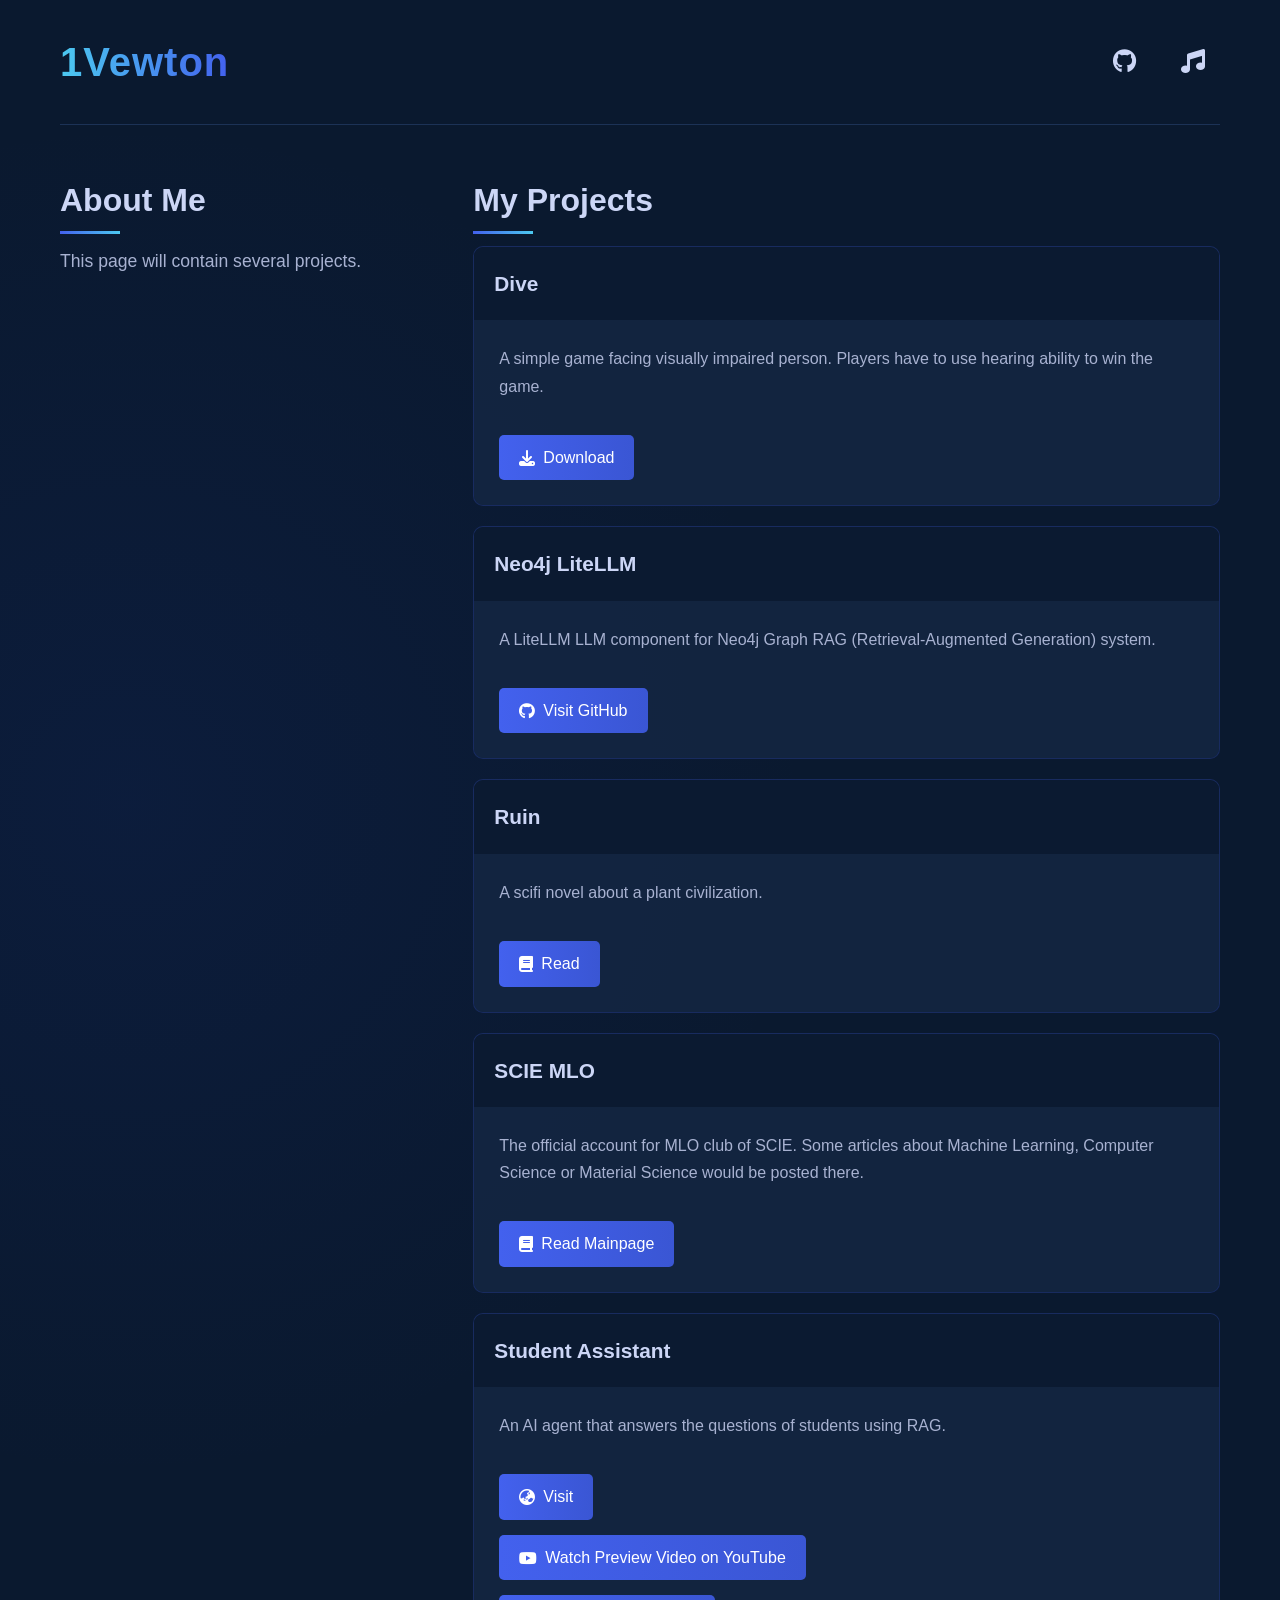
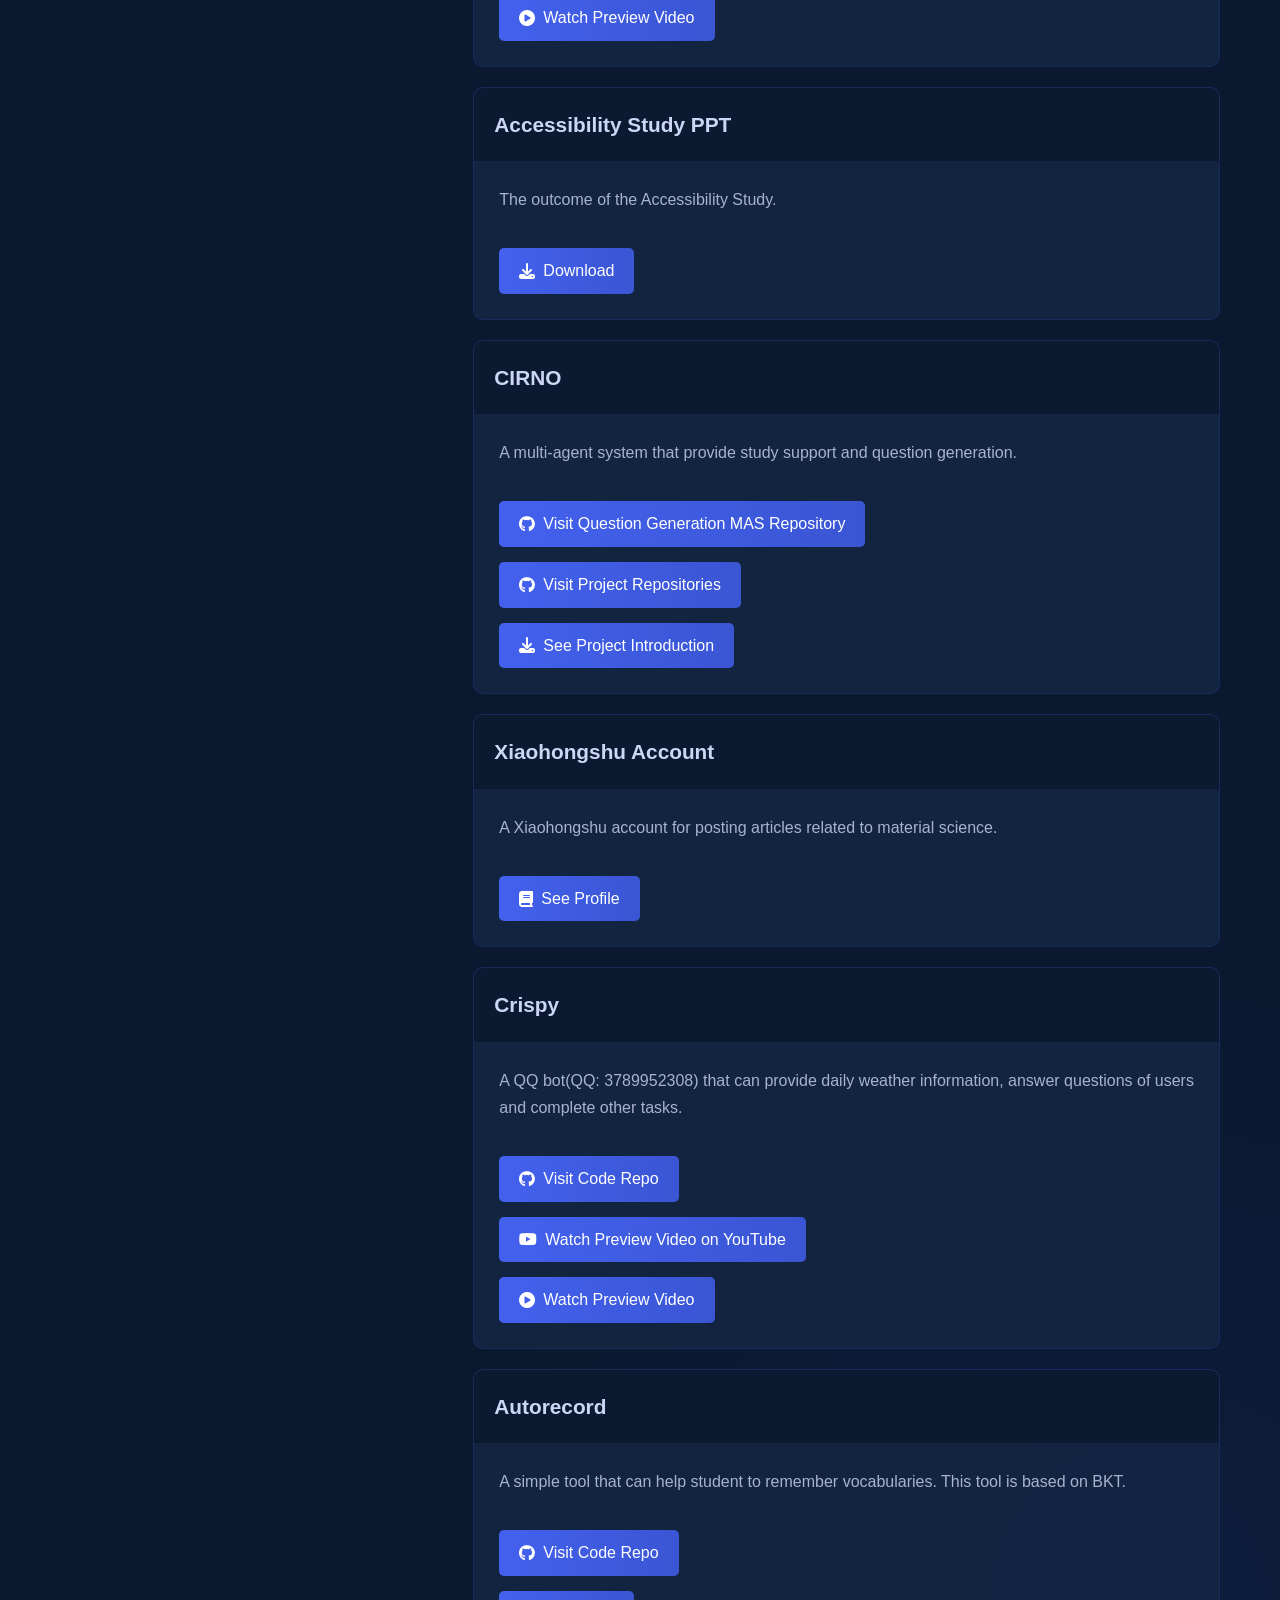
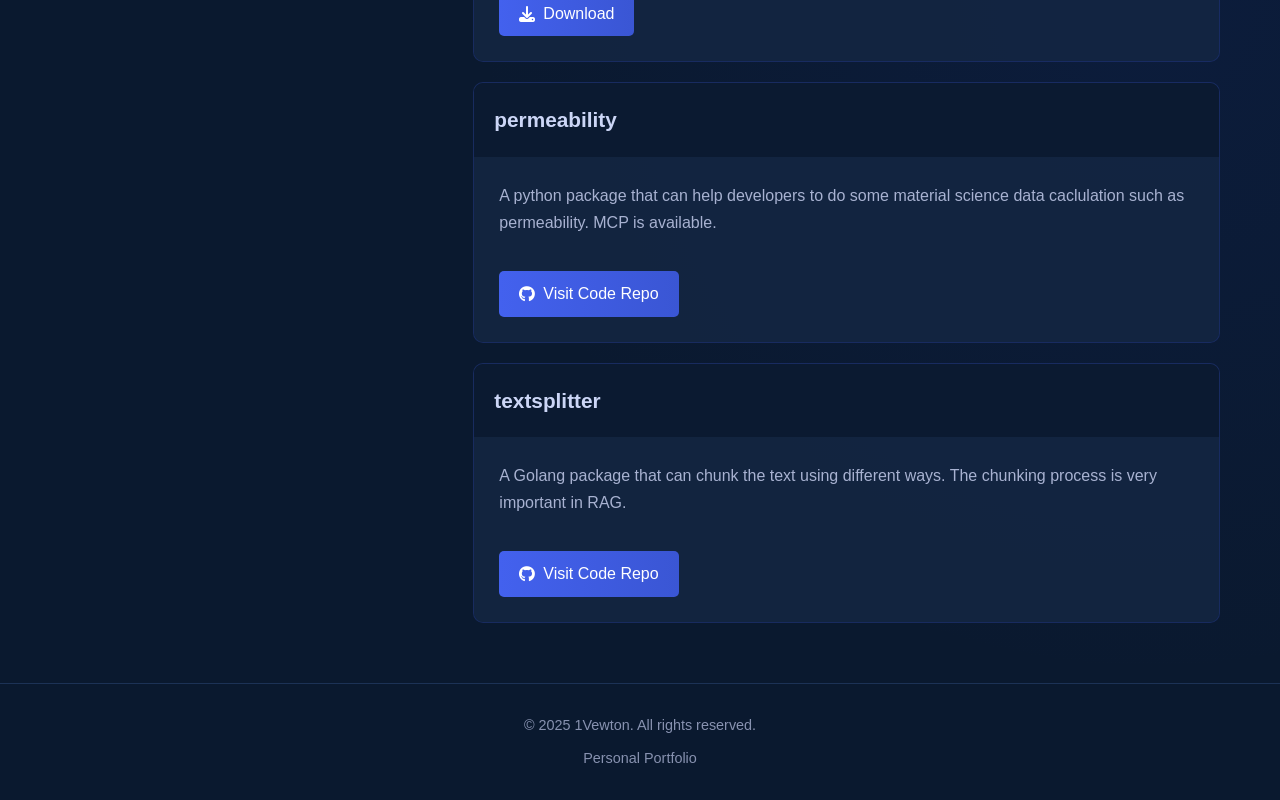
<file: index.html>
<!DOCTYPE html>
<html lang="en">
<head>
    <meta charset="UTF-8">
    <meta name="viewport" content="width=device-width, initial-scale=1.0">
    <title>1Vewton - Personal Portfolio</title>
    <link rel="stylesheet" href="https://cdnjs.cloudflare.com/ajax/libs/font-awesome/6.4.0/css/all.min.css">
    <link rel="icon" href="assets/images/circle-user-solid-full.svg" type="image/svg">
    <link rel="stylesheet" type="text/css" href="main_style.css">
</head>
<body>
    <div class="container">
        <header>
            <div class="name-title">
                <h1 class="name">1Vewton</h1>
            </div>
            <div class="social-links">
                <a href="https://github.com/1Vewton" title="GitHub"><i class="fab fa-github"></i></a>
                <a href="music.html" class="nav-link"><i class="fas fa-music"></i></a>
            </div>
        </header>
        
        <main>
            <section class="about-section">
                <h2>About Me</h2>
                <p class="about-text">
                    This page will contain several projects. 
                </p>
                <audio id="infoAudioCN" src="assets\voices\info_cn.mp3"></audio>
                <audio id="infoAudio" src="assets\voices\info.mp3"></audio>
            </section>
            
            <section class="projects-section">
                <h2>My Projects</h2>
                <div class="project-list">
                    <!-- Project 1 -->
                    <div class="project-item">
                        <div class="project-header">
                            <h3 class="project-title">Dive</h3>
                        </div>
                        <div class="project-details">
                            <div class="project-info">
                                <p class="project-description">
                                    A simple game facing visually impaired person. Players have to use hearing ability to win the game. 
                                </p>
                                <a id="gameDownload" href="https://github.com/1Vewton/1Vewton.github.io/raw/refs/heads/main/downloads/Dive%20v0.2.1.zip" class="project-link">
                                    <i class="fas fa-download"></i> Download
                                </a>
                            </div>
                        </div>
                    </div>
                    <!-- Project 2 -->
                    <div class="project-item">
                        <div class="project-header">
                            <h3 class="project-title">Neo4j LiteLLM</h3>
                        </div>
                        <div class="project-details">
                            <div class="project-info">
                                <p class="project-description">
                                    A LiteLLM LLM component for Neo4j Graph RAG (Retrieval-Augmented Generation) system.
                                </p>
                                <a href="https://github.com/1Vewton/Neo4jGraphRAG-LiteLLMInterface" class="project-link">
                                    <i class="fab fa-github"></i> Visit GitHub
                                </a>
                            </div>
                        </div>
                    </div>
                    <!-- Project 3 -->
                    <div class="project-item">
                        <div class="project-header">
                            <h3 class="project-title">Ruin</h3>
                        </div>
                        <div class="project-details">
                            <div class="project-info">
                                <p class="project-description">
                                    A scifi novel about a plant civilization. 
                                </p>
                                <a href="https://www.qidian.com/chapter/1038280987/770678321/" class="project-link">
                                    <i class="fas fa-book"></i> Read
                                </a>
                            </div>
                        </div>
                    </div>
                    <!-- Project 4 -->
                    <div class="project-item">
                        <div class="project-header">
                            <h3 class="project-title">SCIE MLO</h3>
                        </div>
                        <div class="project-details">
                            <div class="project-info">
                                <p class="project-description">
                                    The official account for MLO club of SCIE. Some articles about Machine Learning, Computer Science or Material Science would be posted there. 
                                </p>
                                <a href="https://mp.weixin.qq.com/s/Gvk5iH-WNEsyhpKDSYfqUg" class="project-link">
                                    <i class="fas fa-book"></i> Read Mainpage
                                </a>
                            </div>
                        </div>
                    </div>
                    <!-- Project 5 -->
                    <div class="project-item">
                        <div class="project-header">
                            <h3 class="project-title">Student Assistant</h3>
                        </div>
                        <div class="project-details">
                            <div class="project-info">
                                <p class="project-description">
                                    An AI agent that answers the questions of students using RAG. 
                                </p>
                                <a href="https://www.student-assistant.top/" class="project-link">
                                    <i class="fas fa-earth-asia"></i> Visit
                                </a>
                                <a href="https://youtu.be/Ja6eLVu-088" class="project-link">
                                    <i class="fab fa-youtube"></i> Watch Preview Video on YouTube
                                </a>
                                <a href="javascript:void(0)" class="project-link video-preview-btn" data-video-src="https://media.githubusercontent.com/media/1Vewton/1Vewton.github.io/main/assets/videos/student-assistant-running-preview.mp4" data-video-title="Student Assistant Preview">
                                    <i class="fas fa-play-circle"></i> Watch Preview Video
                                </a>
                            </div>
                        </div>
                    </div>
                    <!-- Project 6 -->
                    <div class="project-item">
                        <div class="project-header">
                            <h3 class="project-title">Accessibility Study PPT</h3>
                        </div>
                        <div class="project-details">
                            <div class="project-info">
                                <p class="project-description">
                                    The outcome of the Accessibility Study. 
                                </p>
                                <a href="https://github.com/1Vewton/1Vewton.github.io/raw/refs/heads/main/downloads/Accessbility%20Study.pptx" class="project-link">
                                    <i class="fas fa-download"></i> Download
                                </a>
                            </div>
                        </div>
                    </div>
                    <!-- Project 7 -->
                    <div class="project-item">
                        <div class="project-header">
                            <h3 class="project-title">CIRNO</h3>
                        </div>
                        <div class="project-details">
                            <div class="project-info">
                                <p class="project-description">
                                    A multi-agent system that provide study support and question generation.  
                                </p>
                                <a href="https://github.com/StudentAssistantTeam/CIRNO_QuestionsGeneratorAgent" class="project-link">
                                    <i class="fab fa-github"></i> Visit Question Generation MAS Repository
                                </a>
                                <a href="https://github.com/orgs/StudentAssistantTeam/teams/cirno-dev-team/repositories" class="project-link">
                                    <i class="fab fa-github"></i> Visit Project Repositories
                                </a>
                                <a href="https://github.com/1Vewton/1Vewton.github.io/raw/refs/heads/main/downloads/CIRNO%20MAS.pdf" class="project-link">
                                    <i class="fas fa-download"></i> See Project Introduction
                                </a>
                            </div>
                        </div>
                    </div>
                    <!-- Project 8 -->
                    <div class="project-item">
                        <div class="project-header">
                            <h3 class="project-title">Xiaohongshu Account</h3>
                        </div>
                        <div class="project-details">
                            <div class="project-info">
                                <p class="project-description">
                                    A Xiaohongshu account for posting articles related to material science. 
                                </p>
                                <a href="https://www.xiaohongshu.com/user/profile/6572ae46000000001c01bc1a" class="project-link">
                                    <i class="fas fa-book"></i> See Profile
                                </a>
                            </div>
                        </div>
                    </div>
                    <!-- Project 9 -->
                    <div class="project-item">
                        <div class="project-header">
                            <h3 class="project-title">Crispy</h3>
                        </div>
                        <div class="project-details">
                            <div class="project-info">
                                <p class="project-description">
                                    A QQ bot(QQ: 3789952308) that can provide daily weather information, answer questions of users and complete other tasks. 
                                </p>
                                <a href="https://github.com/1Vewton/crispy-bot" class="project-link">
                                    <i class="fab fa-github"></i> Visit Code Repo
                                </a>
                                <a href="https://youtu.be/bmhHuE__VBo" class="project-link">
                                    <i class="fab fa-youtube"></i> Watch Preview Video on YouTube
                                </a>
                                <a href="javascript:void(1)" class="project-link video-preview-btn" data-video-src="https://media.githubusercontent.com/media/1Vewton/1Vewton.github.io/main/assets/videos/QQ%202026-05-18%2019-45-32.mp4" data-video-title="Crispy Preview">
                                    <i class="fas fa-play-circle"></i> Watch Preview Video
                                </a>
                            </div>
                        </div>
                    </div>
                    <!-- Project 10 -->
                    <div class="project-item">
                        <div class="project-header">
                            <h3 class="project-title">Autorecord</h3>
                        </div>
                        <div class="project-details">
                            <div class="project-info">
                                <p class="project-description">
                                    A simple tool that can help student to remember vocabularies. This tool is based on BKT. 
                                </p>
                                <a href="https://github.com/1Vewton/vocabulary_autorecord" class="project-link">
                                    <i class="fab fa-github"></i> Visit Code Repo
                                </a>
                                <a href="https://github.com/1Vewton/vocabulary_autorecord/releases" class="project-link">
                                    <i class="fas fa-download"></i> Download
                                </a>
                            </div>
                        </div>
                    </div>
                    <!-- Project 11 -->
                    <div class="project-item">
                        <div class="project-header">
                            <h3 class="project-title">permeability</h3>
                        </div>
                        <div class="project-details">
                            <div class="project-info">
                                <p class="project-description">
                                    A python package that can help developers to do some material science data caclulation such as permeability. MCP is available.
                                </p>
                                <a href="https://github.com/1Vewton/permeability" class="project-link">
                                    <i class="fab fa-github"></i> Visit Code Repo
                                </a>
                            </div>
                        </div>
                    </div>
                    <!-- Project 12 -->
                    <div class="project-item">
                        <div class="project-header">
                            <h3 class="project-title">textsplitter</h3>
                        </div>
                        <div class="project-details">
                            <div class="project-info">
                                <p class="project-description">
                                    A Golang package that can chunk the text using different ways. The chunking process is very important in RAG. 
                                </p>
                                <a href="https://github.com/1Vewton/textsplitter" class="project-link">
                                    <i class="fab fa-github"></i> Visit Code Repo
                                </a>
                            </div>
                        </div>
                    </div>
                </div>
            </section>
        </main>
    </div>

    <footer>
        <p>&copy; 2025 1Vewton. All rights reserved.</p>
        <p style="margin-top: 10px;">Personal Portfolio</p>
    </footer>
    
    <!-- Video Modal -->
    <div id="videoModal" class="video-modal">
        <div class="video-modal-content">
            <div class="video-modal-header">
                <h3 class="video-modal-title" id="videoModalTitle">Preview</h3>
                <button class="video-modal-close">&times;</button>
            </div>
            <div class="video-container">
                <div class="video-wrapper">
                    <video id="modalVideo" controls preload="metadata">
                        <source id="modalVideoSource" src="" type="video/mp4">
                        Your browser does not support the video tag.
                    </video>
                    
                    <!-- Buffering indicator -->
                    <div id="bufferingIndicator" class="buffering-indicator">
                        <div class="buffering-spinner"></div>
                        <span id="bufferingText">Buffering...</span>
                    </div>
                    
                    <!-- Error overlay -->
                    <div id="videoError" class="video-error">
                        <i class="fas fa-exclamation-triangle"></i>
                        <span id="videoErrorMessage">Network error. Could not load video.</span>
                    </div>
                </div>
                
                <!-- Video status bar -->
                <div class="video-status-bar">
                    <div class="network-info" id="networkInfo">
                        <i class="fas fa-wifi signal-icon"></i>
                        <span id="networkStatusText">Checking network...</span>
                    </div>
                    <div class="buffer-progress-bar-container">
                        <div class="buffer-progress-bar" id="bufferProgressBar"></div>
                    </div>
                    <span class="buffer-progress" id="bufferProgressText">0% buffered</span>
                </div>
                
                <!-- Low bandwidth notice -->
                <div id="lowBandwidthNotice" class="low-bandwidth-notice">
                    <i class="fas fa-exclamation-circle"></i>
                    <span>Poor network detected. Video may load slowly. You can pause and wait for it to buffer.</span>
                </div>
                
                <!-- Retry button -->
                <button id="retryButton" class="retry-button">
                    <i class="fas fa-redo"></i> Retry
                </button>
            </div>
        </div>
    </div>
    
    <script>
        var is_clicked = false;
        function autoplay(){
            // Autoplay
            if(!is_clicked){
                // Check the language of the browser
                const language = navigator.language || navigator.userLanguage;
                if (language.includes('zh')) {
                    document.getElementById('infoAudioCN').play();
                }else{
                    document.getElementById('infoAudio').play();
                }
            }
            is_clicked = true;
        }
        document.addEventListener('click', function(event) {
            autoplay();
        });
        document.addEventListener('keydown', function(event) {
            // Ctrl + D (Cmd + D on Mac)
            if ((event.ctrlKey || event.metaKey) && event.key === 'd') {
                event.preventDefault();
                // Simulate click on download button
                document.getElementById('gameDownload').click();
            }
            autoplay();
        });
        
        // =============================================
        // Enhanced Video Modal with Poor Network Support
        // =============================================
        document.addEventListener('DOMContentLoaded', function() {
            // --- DOM References ---
            const videoModal = document.getElementById('videoModal');
            const videoModalTitle = document.getElementById('videoModalTitle');
            const modalVideo = document.getElementById('modalVideo');
            const modalVideoSource = document.getElementById('modalVideoSource');
            const videoModalClose = document.querySelector('.video-modal-close');
            const videoPreviewBtns = document.querySelectorAll('.video-preview-btn');
            
            // Network & buffering UI elements
            const bufferingIndicator = document.getElementById('bufferingIndicator');
            const bufferingText = document.getElementById('bufferingText');
            const networkInfo = document.getElementById('networkInfo');
            const networkStatusText = document.getElementById('networkStatusText');
            const bufferProgressBar = document.getElementById('bufferProgressBar');
            const bufferProgressText = document.getElementById('bufferProgressText');
            const lowBandwidthNotice = document.getElementById('lowBandwidthNotice');
            const videoError = document.getElementById('videoError');
            const videoErrorMessage = document.getElementById('videoErrorMessage');
            const retryButton = document.getElementById('retryButton');
            
            // --- State ---
            let currentVideoSrc = '';
            let currentVideoTitle = '';
            let retryCount = 0;
            const MAX_RETRIES = 3;
            let isBuffering = false;
            let bufferingTimeout = null;
            let lastNetworkType = 'unknown';
            let lastDownlink = 0;
            
            // =============================================
            // 1. Network Detection (Network Information API)
            // =============================================
            function getNetworkQuality() {
                let quality = 'unknown';
                let downlink = 0;
                let effectiveType = 'unknown';
                
                if (navigator.connection) {
                    downlink = navigator.connection.downlink || 0;
                    effectiveType = navigator.connection.effectiveType || 'unknown';
                    
                    if (downlink === 0 && effectiveType === 'slow-2g') {
                        quality = 'very-slow';
                    } else if (downlink < 0.5 || effectiveType === 'slow-2g' || effectiveType === '2g') {
                        quality = 'slow';
                    } else if (downlink < 1.5 || effectiveType === '3g') {
                        quality = 'medium';
                    } else {
                        quality = 'fast';
                    }
                } else {
                    // Network Information API not available - assume fast
                    quality = 'fast';
                    effectiveType = 'unknown';
                }
                
                return { quality, downlink, effectiveType };
            }
            
            function updateNetworkUI() {
                const net = getNetworkQuality();
                lastNetworkType = net.effectiveType;
                lastDownlink = net.downlink;
                
                // Update network info display
                networkInfo.className = 'network-info';
                let statusText = '';
                let iconClass = 'fas fa-wifi signal-icon';
                
                if (net.quality === 'very-slow') {
                    networkInfo.classList.add('slow');
                    statusText = 'Very Slow (Offline?)';
                    iconClass = 'fas fa-exclamation-triangle signal-icon';
                } else if (net.quality === 'slow') {
                    networkInfo.classList.add('slow');
                    statusText = 'Slow (' + net.downlink.toFixed(1) + ' Mbps)';
                } else if (net.quality === 'medium') {
                    networkInfo.classList.add('medium');
                    statusText = 'Medium (' + net.downlink.toFixed(1) + ' Mbps)';
                } else {
                    networkInfo.classList.add('fast');
                    statusText = 'Fast (' + (net.downlink > 0 ? net.downlink.toFixed(1) : '10+') + ' Mbps)';
                }
                
                networkInfo.querySelector('.signal-icon').className = iconClass;
                networkStatusText.textContent = statusText;
                
                // Show/hide low bandwidth notice
                if (net.quality === 'very-slow' || net.quality === 'slow') {
                    lowBandwidthNotice.classList.add('visible');
                    
                    // Adjust video settings for slow network
                    modalVideo.preload = 'none';        // Don't preload anything
                    modalVideo.pause();                 // Pause to let buffer accumulate
                } else if (net.quality === 'medium') {
                    lowBandwidthNotice.classList.remove('visible');
                    modalVideo.preload = 'metadata';    // Only load metadata
                } else {
                    lowBandwidthNotice.classList.remove('visible');
                    modalVideo.preload = 'metadata';    // Default
                }
            }
            
            // Listen for network changes
            if (navigator.connection) {
                navigator.connection.addEventListener('change', function() {
                    updateNetworkUI();
                });
            }
            
            // =============================================
            // 2. Buffering Detection & UI
            // =============================================
            function showBuffering(message) {
                bufferingIndicator.classList.add('visible');
                bufferingText.textContent = message || 'Buffering...';
                isBuffering = true;
            }
            
            function hideBuffering() {
                bufferingIndicator.classList.remove('visible');
                isBuffering = false;
            }
            
            function showError(message) {
                videoError.classList.add('visible');
                videoErrorMessage.textContent = message || 'Could not load the video due to a network issue.';
            }
            
            function hideError() {
                videoError.classList.remove('visible');
            }
            
            function updateBufferProgress() {
                const video = modalVideo;
                if (video.buffered && video.buffered.length > 0 && video.duration > 0) {
                    const bufferedEnd = video.buffered.end(video.buffered.length - 1);
                    const percent = Math.round((bufferedEnd / video.duration) * 100);
                    bufferProgressBar.style.width = percent + '%';
                    bufferProgressText.textContent = percent + '% buffered';
                }
            }
            
            // =============================================
            // 3. Smart Loading with Retry Logic
            // =============================================
            function loadVideoWithRetry(src) {
                currentVideoSrc = src;
                retryCount = 0;
                hideError();
                hideBuffering();
                retryButton.classList.remove('visible');
                
                // Update network info before loading
                updateNetworkUI();
                
                // Set source and begin loading
                modalVideoSource.src = src;
                modalVideo.load();
                
                // Show immediate buffering indicator if network is slow
                const net = getNetworkQuality();
                if (net.quality === 'very-slow' || net.quality === 'slow' || net.quality === 'medium') {
                    showBuffering('Loading video on ' + net.quality + ' connection...');
                }
            }
            
            function attemptRetry() {
                retryCount++;
                hideError();
                retryButton.classList.remove('visible');
                
                const net = getNetworkQuality();
                showBuffering('Retrying... (' + retryCount + '/' + MAX_RETRIES + ')');
                
                // Force reload
                modalVideo.load();
            }
            
            // =============================================
            // 4. Video Event Handlers
            // =============================================
            
            // Waiting for data (buffering)
            modalVideo.addEventListener('waiting', function() {
                const net = getNetworkQuality();
                if (net.quality === 'very-slow' || net.quality === 'slow') {
                    showBuffering('Buffering on slow connection...');
                    // Auto-pause on very slow networks to let buffer accumulate
                    modalVideo.pause();
                } else if (net.quality === 'medium') {
                    showBuffering('Loading...');
                } else {
                    // On fast networks, only show briefly
                    showBuffering('Loading...');
                    clearTimeout(bufferingTimeout);
                    bufferingTimeout = setTimeout(function() {
                        if (isBuffering) {
                            showBuffering('Still loading...');
                        }
                    }, 3000);
                }
            });
            
            // Can play (enough data)
            modalVideo.addEventListener('canplay', function() {
                hideBuffering();
                hideError();
                
                // Auto-play or resume if paused for buffering
                const net = getNetworkQuality();
                if (net.quality === 'very-slow') {
                    // On very slow networks, buffer more before playing
                    setTimeout(function() {
                        modalVideo.play().catch(function(e) {
                            // Autoplay prevented - user needs to click
                            showBuffering('Click to play');
                        });
                    }, 2000);
                } else if (net.quality !== 'slow' && !modalVideo.paused) {
                    // Normal playback
                    modalVideo.play().catch(function(e) {
                        // Autoplay prevented
                    });
                }
                
                updateBufferProgress();
            });
            
            // Playing
            modalVideo.addEventListener('playing', function() {
                hideBuffering();
                hideError();
            });
            
            // Progress (data has been downloaded)
            modalVideo.addEventListener('progress', function() {
                updateBufferProgress();
                
                // If we've buffered enough on slow network, resume playback
                const net = getNetworkQuality();
                if (modalVideo.paused && !modalVideo.seeking && videoModal.classList.contains('open')) {
                    // Check if enough buffer
                    if (modalVideo.buffered && modalVideo.buffered.length > 0 && modalVideo.duration > 0) {
                        const bufferedEnd = modalVideo.buffered.end(modalVideo.buffered.length - 1);
                        const bufferedPercent = (bufferedEnd / modalVideo.duration) * 100;
                        
                        // Resume if we've buffered at least 10 seconds or 15% of the video
                        if (bufferedEnd > 10 || bufferedPercent > 15) {
                            const netQuality = getNetworkQuality();
                            if (netQuality.quality === 'slow' || netQuality.quality === 'medium') {
                                modalVideo.play().catch(function() {});
                            }
                        }
                    }
                }
            });
            
            // Error handling
            modalVideo.addEventListener('error', function() {
                hideBuffering();
                
                var errorMsg = 'An unknown error occurred.';
                var mediaError = modalVideo.error;
                
                if (mediaError) {
                    switch (mediaError.code) {
                        case MediaError.MEDIA_ERR_ABORTED:
                            errorMsg = 'Video playback was aborted.';
                            break;
                        case MediaError.MEDIA_ERR_NETWORK:
                            errorMsg = 'A network error occurred. The video could not be downloaded.';
                            break;
                        case MediaError.MEDIA_ERR_DECODE:
                            errorMsg = 'Video decoding failed. The file may be corrupted.';
                            break;
                        case MediaError.MEDIA_ERR_SRC_NOT_SUPPORTED:
                            errorMsg = 'The video format is not supported by your browser.';
                            break;
                        default:
                            errorMsg = 'An unknown error occurred (code ' + mediaError.code + ').';
                    }
                }
                
                if (retryCount < MAX_RETRIES) {
                    // Auto-retry with exponential backoff
                    var delay = Math.pow(2, retryCount) * 1000;
                    showBuffering('Network error. Retrying in ' + (delay / 1000) + 's...');
                    
                    setTimeout(function() {
                        attemptRetry();
                    }, delay);
                } else {
                    // Give up and show manual retry button
                    showError(errorMsg + ' Please check your connection and try again.');
                    retryButton.classList.add('visible');
                    bufferProgressBar.style.width = '0%';
                    bufferProgressText.textContent = 'Failed to load';
                }
            });
            
            // Stalled (data flow stopped)
            modalVideo.addEventListener('stalled', function() {
                var net = getNetworkQuality();
                if (net.quality === 'very-slow' || net.quality === 'slow') {
                    showBuffering('Connection stalled. Waiting for data...');
                }
            });
            
            // Suspended (loading suspended)
            modalVideo.addEventListener('suspend', function() {
                if (isBuffering) {
                    hideBuffering();
                }
            });
            
            // =============================================
            // 5. Open Modal Handler
            // =============================================
            videoPreviewBtns.forEach(function(btn) {
                btn.addEventListener('click', function() {
                    var videoSrc = this.getAttribute('data-video-src');
                    var videoTitle = this.getAttribute('data-video-title');
                    
                    currentVideoTitle = videoTitle;
                    
                    // Reset state
                    hideError();
                    hideBuffering();
                    retryButton.classList.remove('visible');
                    bufferProgressBar.style.width = '0%';
                    bufferProgressText.textContent = '0% buffered';
                    
                    // Update title
                    videoModalTitle.textContent = videoTitle;
                    
                    // Open modal
                    videoModal.classList.add('open');
                    
                    // Load video with network-aware strategy
                    loadVideoWithRetry(videoSrc);
                    
                    // Try to play
                    var playPromise = modalVideo.play();
                    if (playPromise !== undefined) {
                        playPromise.catch(function(error) {
                            // Autoplay was prevented or network issue
                            var net = getNetworkQuality();
                            if (net.quality === 'slow' || net.quality === 'very-slow') {
                                showBuffering('Poor network detected. Video will play once enough data loads.');
                            } else {
                                // User interaction needed
                                showBuffering('Click the video to play');
                            }
                        });
                    }
                });
            });
            
            // =============================================
            // 6. Retry Button Handler
            // =============================================
            retryButton.addEventListener('click', function() {
                retryCount = 0;
                loadVideoWithRetry(currentVideoSrc);
                modalVideo.play().catch(function() {});
            });
            
            // =============================================
            // 7. Close Modal Handlers
            // =============================================
            if (videoModalClose) {
                videoModalClose.addEventListener('click', function() {
                    resetAndClose();
                });
            }
            
            videoModal.addEventListener('click', function(event) {
                if (event.target === videoModal) {
                    resetAndClose();
                }
            });
            
            document.addEventListener('keydown', function(event) {
                if (event.key === 'Escape' && videoModal.classList.contains('open')) {
                    resetAndClose();
                }
            });
            
            function resetAndClose() {
                videoModal.classList.remove('open');
                modalVideo.pause();
                modalVideo.removeAttribute('src');
                modalVideo.load();
                hideBuffering();
                hideError();
                retryButton.classList.remove('visible');
                bufferProgressBar.style.width = '0%';
                bufferProgressText.textContent = '0% buffered';
                clearTimeout(bufferingTimeout);
                isBuffering = false;
                retryCount = 0;
            }
            
            // =============================================
            // 8. Periodic buffer progress update while open
            // =============================================
            setInterval(function() {
                if (videoModal.classList.contains('open')) {
                    updateBufferProgress();
                }
            }, 1000);
            
            // =============================================
            // 9. Initial network check
            // =============================================
            updateNetworkUI();
        });
    </script>
</body>
</html>
</file>
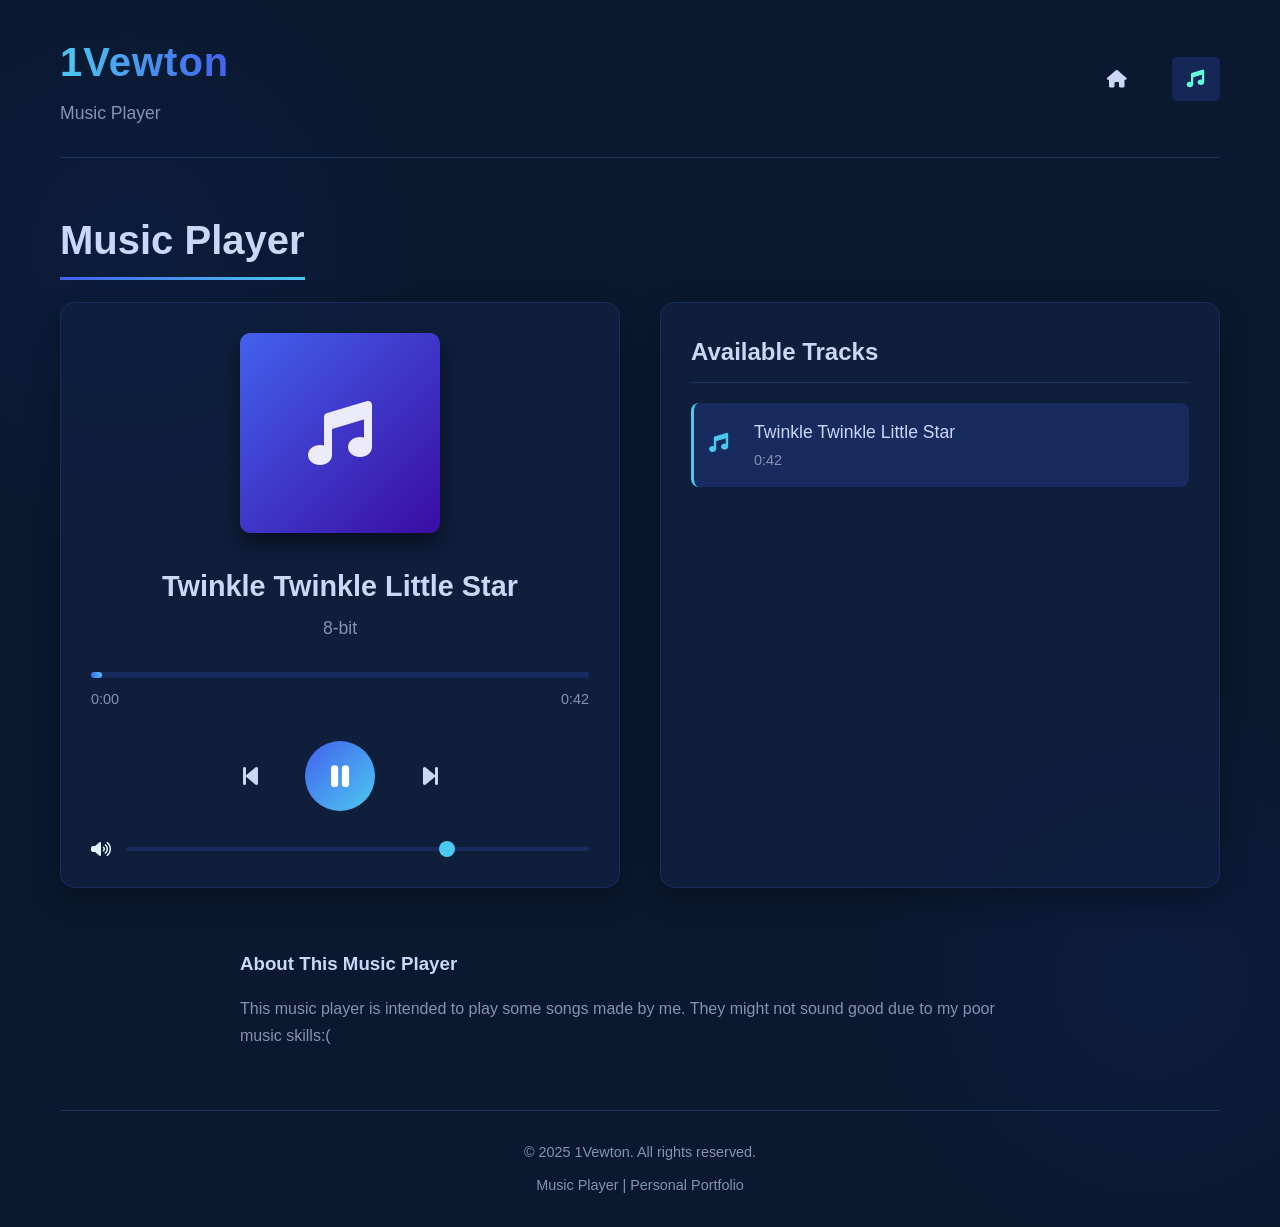
<file: music.html>
<!DOCTYPE html>
<html lang="en">
<head>
    <meta charset="UTF-8">
    <meta name="viewport" content="width=device-width, initial-scale=1.0">
    <title>Music Player | 1Vewton - Personal Portfolio</title>
    <link rel="stylesheet" href="https://cdnjs.cloudflare.com/ajax/libs/font-awesome/6.4.0/css/all.min.css">
    <link rel="icon" href="assets/images/circle-user-solid-full.svg" type="image/svg">
    <link rel="stylesheet" type="text/css" href="music.css">
</head>
<body>
    <div class="container">
        <header>
            <div class="name-title">
                <h1 class="name">1Vewton</h1>
                <p class="tagline">Music Player</p>
            </div>
            <div class="nav-links">
                <a href="index.html"><i class="fas fa-home"></i></a>
                <a href="#" class="active"><i class="fas fa-music"></i></a>
            </div>
        </header>
        
        <main>
            <section class="music-section">
                <h2 class="section-title">Music Player</h2>
                
                <div class="music-player-container">
                    <div class="player-main">
                        <div class="album-cover">
                            <i class="fas fa-music"></i>
                        </div>
                        
                        <div class="now-playing">
                            <h3 class="song-title">Twinkle Twinkle Little Star</h3>
                            <p class="song-artist">Traditional</p>
                        </div>
                        
                        <div class="progress-container">
                            <div class="progress-bar" id="progressBar">
                                <div class="progress" id="progress"></div>
                            </div>
                            <div class="time-info">
                                <span class="current-time" id="currentTime">0:00</span>
                                <span class="total-time" id="totalTime">0:00</span>
                            </div>
                        </div>
                        
                        <div class="player-controls">
                            <button class="control-btn" id="prevBtn">
                                <i class="fas fa-step-backward"></i>
                            </button>
                            <button class="control-btn play-btn" id="playBtn">
                                <i class="fas fa-play" id="playIcon"></i>
                            </button>
                            <button class="control-btn" id="nextBtn">
                                <i class="fas fa-step-forward"></i>
                            </button>
                        </div>
                        
                        <div class="volume-container">
                            <i class="fas fa-volume-up"></i>
                            <input type="range" class="volume-slider" id="volumeSlider" min="0" max="100" value="70">
                        </div>
                    </div>
                    
                    <div class="music-list">
                        <h3 class="music-list-title">Available Tracks</h3>
                        <ul class="song-list" id="songList">
                            <!-- Songs will be dynamically added here -->
                        </ul>
                    </div>
                </div>
                
                <div style="color: #8892b0; max-width: 800px; margin: 40px auto 0; line-height: 1.7;">
                    <h3 style="color: #ccd6f6; margin-bottom: 15px;">About This Music Player</h3>
                    <p>This music player is intended to play some songs made by me. They might not sound good due to my poor music skills:(</p>
                </div>
            </section>
        </main>
        
        <footer>
            <p>&copy; 2025 1Vewton. All rights reserved.</p>
            <p style="margin-top: 10px;">Music Player | Personal Portfolio</p>
        </footer>
    </div>
    
    <audio id="audioPlayer"></audio>
    
    <script>
        document.addEventListener('DOMContentLoaded', function() {
            // Music data
            const songs = [
                {
                    title: "Twinkle Twinkle Little Star",
                    artist: "8-bit",
                    src: "assets/musics/Twinkle Twinkle Little Star.wav",
                    duration: "0:42"
                }
                // Add more songs here as they're added to the assets/musics folder
            ];
            
            // DOM elements
            const audioPlayer = document.getElementById('audioPlayer');
            const playBtn = document.getElementById('playBtn');
            const playIcon = document.getElementById('playIcon');
            const prevBtn = document.getElementById('prevBtn');
            const nextBtn = document.getElementById('nextBtn');
            const progressBar = document.getElementById('progressBar');
            const progress = document.getElementById('progress');
            const currentTimeEl = document.getElementById('currentTime');
            const totalTimeEl = document.getElementById('totalTime');
            const volumeSlider = document.getElementById('volumeSlider');
            const songList = document.getElementById('songList');
            const songTitleEl = document.querySelector('.song-title');
            const songArtistEl = document.querySelector('.song-artist');
            const albumCover = document.querySelector('.album-cover');
            const playerMain = document.querySelector('.player-main');
            
            let currentSongIndex = 0;
            let isPlaying = false;
            
            // Initialize player
            function initPlayer() {
                // Set initial song
                loadSong(currentSongIndex);
                
                // Populate song list
                renderSongList();
                
                // Set initial volume
                audioPlayer.volume = volumeSlider.value / 100;
                
                // Update total time once metadata is loaded
                audioPlayer.addEventListener('loadedmetadata', function() {
                    totalTimeEl.textContent = formatTime(audioPlayer.duration);
                });
            }
            
            // Load song by index
            function loadSong(index) {
                if (index < 0 || index >= songs.length) return;
                
                currentSongIndex = index;
                const song = songs[index];
                
                audioPlayer.src = song.src;
                songTitleEl.textContent = song.title;
                songArtistEl.textContent = song.artist;
                totalTimeEl.textContent = song.duration;
                
                // Update active song in list
                updateActiveSong();
                
                // If player was playing, continue playing the new song
                if (isPlaying) {
                    audioPlayer.play();
                }
            }
            
            // Render song list
            function renderSongList() {
                songList.innerHTML = '';
                
                songs.forEach((song, index) => {
                    const li = document.createElement('li');
                    li.className = `song-item ${index === currentSongIndex ? 'active' : ''}`;
                    li.setAttribute('data-index', index);
                    
                    li.innerHTML = `
                        <div class="song-item-icon">
                            <i class="fas fa-music"></i>
                        </div>
                        <div class="song-item-info">
                            <div class="song-item-title">${song.title}</div>
                            <div class="song-item-duration">${song.duration}</div>
                        </div>
                    `;
                    
                    li.addEventListener('click', function() {
                        const index = parseInt(this.getAttribute('data-index'));
                        loadSong(index);
                        if (!isPlaying) {
                            playSong();
                        }
                    });
                    
                    songList.appendChild(li);
                });
            }
            
            // Update active song in list
            function updateActiveSong() {
                const songItems = document.querySelectorAll('.song-item');
                songItems.forEach((item, index) => {
                    if (index === currentSongIndex) {
                        item.classList.add('active');
                    } else {
                        item.classList.remove('active');
                    }
                });
            }
            
            // Format time (seconds to mm:ss)
            function formatTime(seconds) {
                if (isNaN(seconds)) return "0:00";
                
                const mins = Math.floor(seconds / 60);
                const secs = Math.floor(seconds % 60);
                return `${mins}:${secs < 10 ? '0' : ''}${secs}`;
            }
            
            // Play song
            function playSong() {
                isPlaying = true;
                audioPlayer.play();
                playIcon.classList.remove('fa-play');
                playIcon.classList.add('fa-pause');
                playerMain.classList.add('playing');
            }
            
            // Pause song
            function pauseSong() {
                isPlaying = false;
                audioPlayer.pause();
                playIcon.classList.remove('fa-pause');
                playIcon.classList.add('fa-play');
                playerMain.classList.remove('playing');
            }
            
            // Toggle play/pause
            function togglePlay() {
                if (isPlaying) {
                    pauseSong();
                } else {
                    playSong();
                }
            }
            
            // Update progress bar
            function updateProgress() {
                const { currentTime, duration } = audioPlayer;
                const progressPercent = (currentTime / duration) * 100;
                progress.style.width = `${progressPercent}%`;
                currentTimeEl.textContent = formatTime(currentTime);
            }
            
            // Set progress on click
            function setProgress(e) {
                const width = this.clientWidth;
                const clickX = e.offsetX;
                const duration = audioPlayer.duration;
                
                audioPlayer.currentTime = (clickX / width) * duration;
            }
            
            // Change volume
            function changeVolume() {
                audioPlayer.volume = this.value / 100;
            }
            
            // Go to previous song
            function prevSong() {
                let newIndex = currentSongIndex - 1;
                if (newIndex < 0) {
                    newIndex = songs.length - 1;
                }
                loadSong(newIndex);
                if (isPlaying) {
                    playSong();
                }
            }
            
            // Go to next song
            function nextSong() {
                let newIndex = currentSongIndex + 1;
                if (newIndex >= songs.length) {
                    newIndex = 0;
                }
                loadSong(newIndex);
                if (isPlaying) {
                    playSong();
                }
            }
            
            // Event listeners
            playBtn.addEventListener('click', togglePlay);
            
            prevBtn.addEventListener('click', prevSong);
            
            nextBtn.addEventListener('click', nextSong);
            
            audioPlayer.addEventListener('timeupdate', updateProgress);
            
            audioPlayer.addEventListener('ended', nextSong);
            
            progressBar.addEventListener('click', setProgress);
            
            volumeSlider.addEventListener('input', changeVolume);
            
            // Keyboard shortcuts
            document.addEventListener('keydown', function(e) {
                // Spacebar to play/pause
                if (e.code === 'Space') {
                    e.preventDefault();
                    togglePlay();
                }
                
                // Left arrow for previous song
                if (e.code === 'ArrowLeft') {
                    prevSong();
                }
                
                // Right arrow for next song
                if (e.code === 'ArrowRight') {
                    nextSong();
                }
                
                // M to mute/unmute
                if (e.code === 'KeyM') {
                    audioPlayer.muted = !audioPlayer.muted;
                }
                
                // Up/Down arrows for volume
                if (e.code === 'ArrowUp') {
                    e.preventDefault();
                    let newVolume = Math.min(100, audioPlayer.volume * 100 + 10);
                    volumeSlider.value = newVolume;
                    audioPlayer.volume = newVolume / 100;
                }
                
                if (e.code === 'ArrowDown') {
                    e.preventDefault();
                    let newVolume = Math.max(0, audioPlayer.volume * 100 - 10);
                    volumeSlider.value = newVolume;
                    audioPlayer.volume = newVolume / 100;
                }
            });
            
            // Initialize the player
            initPlayer();
            
            // Auto-play on page load (if browser allows)
            setTimeout(() => {
                if (!isPlaying) {
                    audioPlayer.play().then(() => {
                        isPlaying = true;
                        playIcon.classList.remove('fa-play');
                        playIcon.classList.add('fa-pause');
                        playerMain.classList.add('playing');
                    }).catch(error => {
                        // Autoplay was prevented
                        console.log("Autoplay prevented by browser");
                    });
                }
            }, 500);
        });
    </script>
</body>
</html>
</file>
<file: main_style.css>
* {
    margin: 0;
    padding: 0;
    box-sizing: border-box;
    font-family: 'Segoe UI', Tahoma, Geneva, Verdana, sans-serif;
}

body {
    background-color: #0a192f;
    color: #e6f1ff;
    line-height: 1.6;
    min-height: 100vh;
    background-image: 
        radial-gradient(circle at 10% 20%, rgba(28, 58, 173, 0.1) 0%, transparent 20%),
        radial-gradient(circle at 90% 80%, rgba(28, 58, 173, 0.1) 0%, transparent 20%);
}

.container {
    max-width: 1200px;
    margin: 0 auto;
    padding: 0 20px;
}

/* Header styling */
header {
    padding: 30px 0;
    display: flex;
    justify-content: space-between;
    align-items: center;
    border-bottom: 1px solid rgba(100, 149, 237, 0.2);
}

.name-title {
    display: flex;
    flex-direction: column;
}

.name {
    font-size: 2.5rem;
    font-weight: 700;
    background: linear-gradient(90deg, #4cc9f0, #4361ee);
    -webkit-background-clip: text;
    background-clip: text;
    color: transparent;
    letter-spacing: 1px;
}

.tagline {
    font-size: 1.1rem;
    color: #8892b0;
    margin-top: 5px;
}

.social-links {
    display: flex;
    gap: 20px;
    align-items: center;
}

.social-links a {
    color: #ccd6f6;
    font-size: 1.5rem;
    transition: all 0.3s ease;
}

.social-links a:hover {
    color: #64ffda;
    transform: translateY(-3px);
}

.nav-link {
    color: #ccd6f6;
    text-decoration: none;
    font-size: 1.1rem;
    transition: all 0.3s ease;
    padding: 8px 15px;
    border-radius: 5px;
    margin-left: 10px;
}

.nav-link:hover {
    color: #64ffda;
    background-color: rgba(67, 97, 238, 0.1);
}

.nav-link.active {
    color: #64ffda;
    background-color: rgba(67, 97, 238, 0.2);
}

/* Main content */
main {
    display: flex;
    flex-wrap: wrap;
    margin-top: 50px;
    gap: 40px;
}

.about-section {
    flex: 1;
    min-width: 300px;
}

.about-section h2 {
    font-size: 2rem;
    margin-bottom: 20px;
    color: #ccd6f6;
    position: relative;
}

.about-section h2::after {
    content: '';
    position: absolute;
    left: 0;
    bottom: -8px;
    width: 60px;
    height: 3px;
    background: linear-gradient(90deg, #4361ee, #4cc9f0);
}

.about-text {
    color: #a8b2d1;
    font-size: 1.1rem;
    line-height: 1.8;
    margin-bottom: 30px;
}

.skills {
    display: flex;
    flex-wrap: wrap;
    gap: 10px;
    margin-top: 20px;
}

.skill-tag {
    background-color: rgba(67, 97, 238, 0.2);
    color: #64ffda;
    padding: 8px 15px;
    border-radius: 4px;
    font-size: 0.9rem;
    border: 1px solid rgba(67, 97, 238, 0.3);
}

/* Projects section */
.projects-section {
    flex: 2;
    min-width: 300px;
}

.projects-section h2 {
    font-size: 2rem;
    margin-bottom: 20px;
    color: #ccd6f6;
    position: relative;
}

.projects-section h2::after {
    content: '';
    position: absolute;
    left: 0;
    bottom: -8px;
    width: 60px;
    height: 3px;
    background: linear-gradient(90deg, #4361ee, #4cc9f0);
}

.project-list {
    display: flex;
    flex-direction: column;
    gap: 20px;
}

.project-item {
    background-color: rgba(17, 34, 64, 0.7);
    border-radius: 10px;
    overflow: hidden;
    border: 1px solid rgba(67, 97, 238, 0.2);
    transition: all 0.3s ease;
}

.project-item:hover {
    border-color: rgba(67, 97, 238, 0.5);
    transform: translateY(-5px);
    box-shadow: 0 10px 20px rgba(0, 0, 0, 0.2);
}

.project-header {
    padding: 20px;
    display: flex;
    justify-content: space-between;
    align-items: center;
    cursor: pointer;
    background-color: rgba(10, 25, 47, 0.8);
}

.project-title {
    font-size: 1.3rem;
    font-weight: 600;
    color: #ccd6f6;
}

.project-toggle {
    background: none;
    border: none;
    color: #64ffda;
    font-size: 1.2rem;
    cursor: pointer;
    transition: transform 0.3s ease;
}

.project-toggle.open {
    transform: rotate(180deg);
}

.project-details {
    max-height: 500px;
    transition: max-height 0.5s ease;
    background-color: rgba(23, 42, 69, 0.5);
}

.project-details.open {
    max-height: 500px;
}

.project-info {
    padding: 25px;
    display: flex;
    flex-direction: column;
    gap: 15px;
    align-items: flex-start;
}

.project-description {
    color: #a8b2d1;
    margin-bottom: 20px;
    line-height: 1.7;
}

.project-link {
    display: inline-flex;
    align-items: center;
    gap: 8px;
    background: linear-gradient(90deg, #4361ee, #3a56d4);
    color: white;
    padding: 10px 20px;
    border-radius: 5px;
    text-decoration: none;
    font-weight: 500;
    transition: all 0.3s ease;
}

.project-link:hover {
    background: linear-gradient(90deg, #3a56d4, #2e48b8);
    transform: translateY(-2px);
    box-shadow: 0 5px 15px rgba(67, 97, 238, 0.3);
}

/* Footer */
footer {
    margin-top: 60px;
    padding: 30px 0;
    text-align: center;
    border-top: 1px solid rgba(100, 149, 237, 0.2);
    color: #8892b0;
    font-size: 0.9rem;
}

/* Responsive design */
@media (max-width: 768px) {
    header {
        flex-direction: column;
        align-items: flex-start;
        gap: 20px;
    }
    
    .name {
        font-size: 2rem;
    }
    
    main {
        flex-direction: column;
    }
}

/* Video Modal Styles */
.video-modal {
    display: none;
    position: fixed;
    top: 0;
    left: 0;
    width: 100%;
    height: 100%;
    background-color: rgba(0, 0, 0, 0.8);
    z-index: 1000;
    justify-content: center;
    align-items: center;
}

.video-modal.open {
    display: flex;
}

.video-modal-content {
    position: relative;
    max-width: 800px;
    width: 90%;
    background-color: #0a192f;
    border-radius: 10px;
    overflow: hidden;
    box-shadow: 0 20px 40px rgba(0, 0, 0, 0.5);
}

.video-modal-header {
    padding: 15px 20px;
    background-color: rgba(17, 34, 64, 0.9);
    display: flex;
    justify-content: space-between;
    align-items: center;
    border-bottom: 1px solid rgba(67, 97, 238, 0.3);
}

.video-modal-title {
    color: #ccd6f6;
    font-size: 1.2rem;
    font-weight: 600;
}

.video-modal-close {
    background: none;
    border: none;
    color: #a8b2d1;
    font-size: 1.5rem;
    cursor: pointer;
    transition: color 0.3s ease;
}

.video-modal-close:hover {
    color: #64ffda;
}

.video-container {
    padding: 20px;
}

.video-wrapper {
    position: relative;
}

.video-container video {
    width: 100%;
    border-radius: 5px;
    outline: none;
    display: block;
}

.video-preview-btn {
    cursor: pointer;
}

/* Buffering indicator */
.buffering-indicator {
    position: absolute;
    top: 50%;
    left: 50%;
    transform: translate(-50%, -50%);
    display: none;
    flex-direction: column;
    align-items: center;
    gap: 12px;
    color: #ccd6f6;
    pointer-events: none;
    z-index: 10;
}

.buffering-indicator.visible {
    display: flex;
}

.buffering-spinner {
    width: 48px;
    height: 48px;
    border: 4px solid rgba(67, 97, 238, 0.2);
    border-top: 4px solid #64ffda;
    border-radius: 50%;
    animation: spin 1s linear infinite;
}

@keyframes spin {
    to { transform: rotate(360deg); }
}

#bufferingText {
    font-size: 0.85rem;
    color: #a8b2d1;
    text-shadow: 0 1px 3px rgba(0, 0, 0, 0.8);
}

/* Video status bar */
.video-status-bar {
    display: flex;
    justify-content: space-between;
    align-items: center;
    margin-top: 10px;
    gap: 15px;
    flex-wrap: wrap;
}

.network-info {
    font-size: 0.8rem;
    color: #8892b0;
    display: flex;
    align-items: center;
    gap: 6px;
}

.network-info .signal-icon {
    font-size: 0.9rem;
}

.network-info.slow { color: #ff6b6b; }
.network-info.medium { color: #ffd93d; }
.network-info.fast { color: #64ffda; }

.buffer-progress {
    font-size: 0.8rem;
    color: #8892b0;
}

.buffer-progress-bar-container {
    flex: 1;
    min-width: 100px;
    height: 4px;
    background-color: rgba(100, 149, 237, 0.15);
    border-radius: 2px;
    overflow: hidden;
}

.buffer-progress-bar {
    height: 100%;
    width: 0%;
    background: linear-gradient(90deg, #4361ee, #4cc9f0);
    border-radius: 2px;
    transition: width 0.3s ease;
}

/* Low bandwidth notice */
.low-bandwidth-notice {
    display: none;
    background-color: rgba(255, 107, 107, 0.1);
    border: 1px solid rgba(255, 107, 107, 0.3);
    border-radius: 5px;
    padding: 10px 15px;
    margin-top: 10px;
    font-size: 0.85rem;
    color: #ff6b6b;
    align-items: center;
    gap: 8px;
}

.low-bandwidth-notice.visible {
    display: flex;
}

.low-bandwidth-notice i {
    font-size: 1rem;
    flex-shrink: 0;
}

/* Retry button */
.retry-button {
    display: none;
    background: linear-gradient(90deg, #4361ee, #3a56d4);
    color: white;
    border: none;
    padding: 8px 20px;
    border-radius: 5px;
    cursor: pointer;
    font-size: 0.9rem;
    margin-top: 8px;
    transition: all 0.3s ease;
    align-items: center;
    gap: 6px;
}

.retry-button:hover {
    background: linear-gradient(90deg, #3a56d4, #2e48b8);
    transform: translateY(-1px);
}

.retry-button.visible {
    display: inline-flex;
}

/* Network status text in header */
.network-status-badge {
    font-size: 0.75rem;
    padding: 3px 10px;
    border-radius: 10px;
    background-color: rgba(100, 149, 237, 0.15);
    color: #8892b0;
    display: inline-flex;
    align-items: center;
    gap: 4px;
}

.network-status-badge.slow {
    background-color: rgba(255, 107, 107, 0.15);
    color: #ff6b6b;
}

.network-status-badge.medium {
    background-color: rgba(255, 217, 61, 0.15);
    color: #ffd93d;
}

.network-status-badge.fast {
    background-color: rgba(100, 255, 218, 0.15);
    color: #64ffda;
}

/* Video error overlay */
.video-error {
    display: none;
    position: absolute;
    top: 50%;
    left: 50%;
    transform: translate(-50%, -50%);
    flex-direction: column;
    align-items: center;
    gap: 10px;
    color: #ff6b6b;
    text-align: center;
    pointer-events: none;
    z-index: 10;
}

.video-error.visible {
    display: flex;
}

.video-error i {
    font-size: 2rem;
}

.video-error span {
    font-size: 0.9rem;
    max-width: 250px;
}

/* Ensure project-link buttons have consistent spacing */
.project-info .project-link {
    width: auto;
    display: inline-flex;
}

.project-info .project-link + .project-link {
    margin-left: 0;
}
</file>
<file: music.css>
* {
    margin: 0;
    padding: 0;
    box-sizing: border-box;
    font-family: 'Segoe UI', Tahoma, Geneva, Verdana, sans-serif;
}

body {
    background-color: #0a192f;
    color: #e6f1ff;
    line-height: 1.6;
    min-height: 100vh;
    background-image: 
        radial-gradient(circle at 10% 20%, rgba(28, 58, 173, 0.1) 0%, transparent 20%),
        radial-gradient(circle at 90% 80%, rgba(28, 58, 173, 0.1) 0%, transparent 20%);
}

.container {
    max-width: 1200px;
    margin: 0 auto;
    padding: 0 20px;
}

/* Header styling */
header {
    padding: 30px 0;
    display: flex;
    justify-content: space-between;
    align-items: center;
    border-bottom: 1px solid rgba(100, 149, 237, 0.2);
}

.name-title {
    display: flex;
    flex-direction: column;
}

.name {
    font-size: 2.5rem;
    font-weight: 700;
    background: linear-gradient(90deg, #4cc9f0, #4361ee);
    -webkit-background-clip: text;
    background-clip: text;
    color: transparent;
    letter-spacing: 1px;
}

.tagline {
    font-size: 1.1rem;
    color: #8892b0;
    margin-top: 5px;
}

.nav-links {
    display: flex;
    gap: 30px;
}

.nav-links a {
    color: #ccd6f6;
    text-decoration: none;
    font-size: 1.1rem;
    transition: all 0.3s ease;
    padding: 8px 15px;
    border-radius: 5px;
}

.nav-links a:hover {
    color: #64ffda;
    background-color: rgba(67, 97, 238, 0.1);
}

.nav-links a.active {
    color: #64ffda;
    background-color: rgba(67, 97, 238, 0.2);
}

/* Music player section */
.music-section {
    margin-top: 50px;
}

.section-title {
    font-size: 2.5rem;
    margin-bottom: 30px;
    color: #ccd6f6;
    position: relative;
    display: inline-block;
}

.section-title::after {
    content: '';
    position: absolute;
    left: 0;
    bottom: -8px;
    width: 100%;
    height: 3px;
    background: linear-gradient(90deg, #4361ee, #4cc9f0);
}

.music-player-container {
    display: flex;
    flex-wrap: wrap;
    gap: 40px;
    margin-bottom: 60px;
}

.player-main {
    flex: 1;
    min-width: 300px;
    background-color: rgba(17, 34, 64, 0.7);
    border-radius: 15px;
    padding: 30px;
    border: 1px solid rgba(67, 97, 238, 0.2);
    box-shadow: 0 10px 30px rgba(0, 0, 0, 0.3);
}

.album-cover {
    width: 200px;
    height: 200px;
    background: linear-gradient(135deg, #4361ee, #3a0ca3);
    border-radius: 10px;
    margin: 0 auto 30px;
    display: flex;
    justify-content: center;
    align-items: center;
    box-shadow: 0 10px 20px rgba(0, 0, 0, 0.5);
    overflow: hidden;
}

.album-cover i {
    font-size: 4rem;
    color: rgba(255, 255, 255, 0.9);
}

.album-cover img {
    width: 100%;
    height: 100%;
    object-fit: cover;
}

.now-playing {
    text-align: center;
    margin-bottom: 30px;
}

.song-title {
    font-size: 1.8rem;
    color: #ccd6f6;
    margin-bottom: 5px;
}

.song-artist {
    font-size: 1.1rem;
    color: #8892b0;
}

.progress-container {
    margin: 30px 0;
}

.progress-bar {
    width: 100%;
    height: 6px;
    background-color: rgba(67, 97, 238, 0.2);
    border-radius: 3px;
    margin-bottom: 10px;
    cursor: pointer;
}

.progress {
    width: 0%;
    height: 100%;
    background: linear-gradient(90deg, #4361ee, #4cc9f0);
    border-radius: 3px;
    transition: width 0.1s;
}

.time-info {
    display: flex;
    justify-content: space-between;
    font-size: 0.9rem;
    color: #8892b0;
}

.player-controls {
    display: flex;
    justify-content: center;
    align-items: center;
    gap: 25px;
    margin: 30px 0;
}

.control-btn {
    background: none;
    border: none;
    color: #ccd6f6;
    font-size: 1.5rem;
    cursor: pointer;
    transition: all 0.3s ease;
    width: 60px;
    height: 60px;
    border-radius: 50%;
    display: flex;
    justify-content: center;
    align-items: center;
}

.control-btn:hover {
    color: #64ffda;
    background-color: rgba(67, 97, 238, 0.1);
}

.play-btn {
    width: 70px;
    height: 70px;
    background: linear-gradient(135deg, #4361ee, #4cc9f0);
    color: white;
    font-size: 1.8rem;
}

.play-btn:hover {
    background: linear-gradient(135deg, #3a56d4, #3a0ca3);
    transform: scale(1.05);
}

.volume-container {
    display: flex;
    align-items: center;
    gap: 15px;
    margin-top: 20px;
}

.volume-slider {
    flex: 1;
    height: 4px;
    -webkit-appearance: none;
    appearance: none;
    background: rgba(67, 97, 238, 0.2);
    border-radius: 2px;
    outline: none;
}

.volume-slider::-webkit-slider-thumb {
    -webkit-appearance: none;
    appearance: none;
    width: 16px;
    height: 16px;
    border-radius: 50%;
    background: #4cc9f0;
    cursor: pointer;
}

.music-list {
    flex: 1;
    min-width: 300px;
    background-color: rgba(17, 34, 64, 0.7);
    border-radius: 15px;
    padding: 30px;
    border: 1px solid rgba(67, 97, 238, 0.2);
    box-shadow: 0 10px 30px rgba(0, 0, 0, 0.3);
}

.music-list-title {
    font-size: 1.5rem;
    color: #ccd6f6;
    margin-bottom: 20px;
    padding-bottom: 10px;
    border-bottom: 1px solid rgba(67, 97, 238, 0.3);
}

.song-list {
    list-style-type: none;
}

.song-item {
    padding: 15px;
    border-radius: 8px;
    margin-bottom: 10px;
    cursor: pointer;
    transition: all 0.3s ease;
    display: flex;
    align-items: center;
    gap: 15px;
}

.song-item:hover {
    background-color: rgba(67, 97, 238, 0.1);
}

.song-item.active {
    background-color: rgba(67, 97, 238, 0.2);
    border-left: 3px solid #4cc9f0;
}

.song-item-icon {
    font-size: 1.2rem;
    color: #4cc9f0;
    width: 30px;
}

.song-item-info {
    flex: 1;
}

.song-item-title {
    font-size: 1.1rem;
    color: #ccd6f6;
    margin-bottom: 3px;
}

.song-item-duration {
    font-size: 0.9rem;
    color: #8892b0;
}

/* Footer */
footer {
    margin-top: 60px;
    padding: 30px 0;
    text-align: center;
    border-top: 1px solid rgba(100, 149, 237, 0.2);
    color: #8892b0;
    font-size: 0.9rem;
}

/* Responsive design */
@media (max-width: 768px) {
    header {
        flex-direction: column;
        align-items: flex-start;
        gap: 20px;
    }
    
    .nav-links {
        width: 100%;
        justify-content: center;
    }
    
    .music-player-container {
        flex-direction: column;
    }
    
    .name {
        font-size: 2rem;
    }
    
    .section-title {
        font-size: 2rem;
    }
}

/* Animation for spinning album cover */
@keyframes spin {
    0% { transform: rotate(0deg); }
    100% { transform: rotate(360deg); }
}

.playing .album-cover {
    animation: spin 20s linear infinite;
}
</file>
